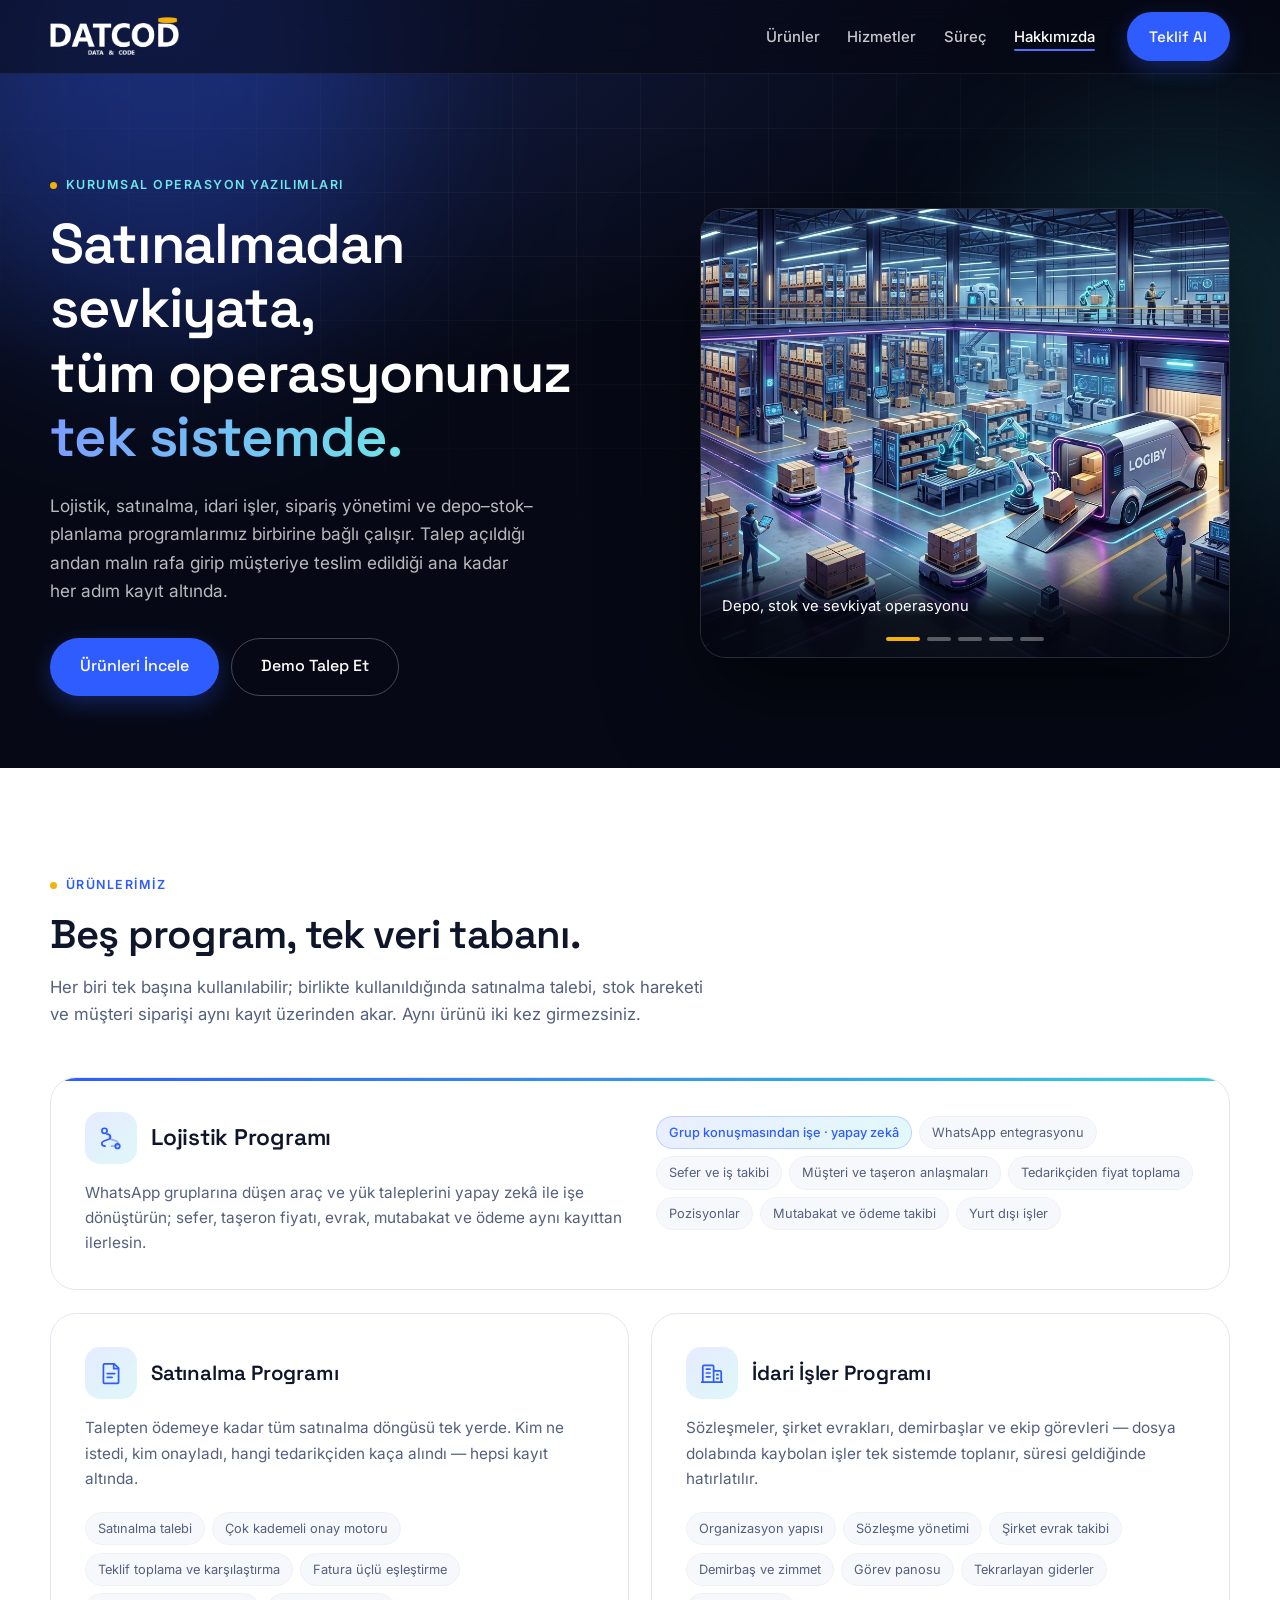
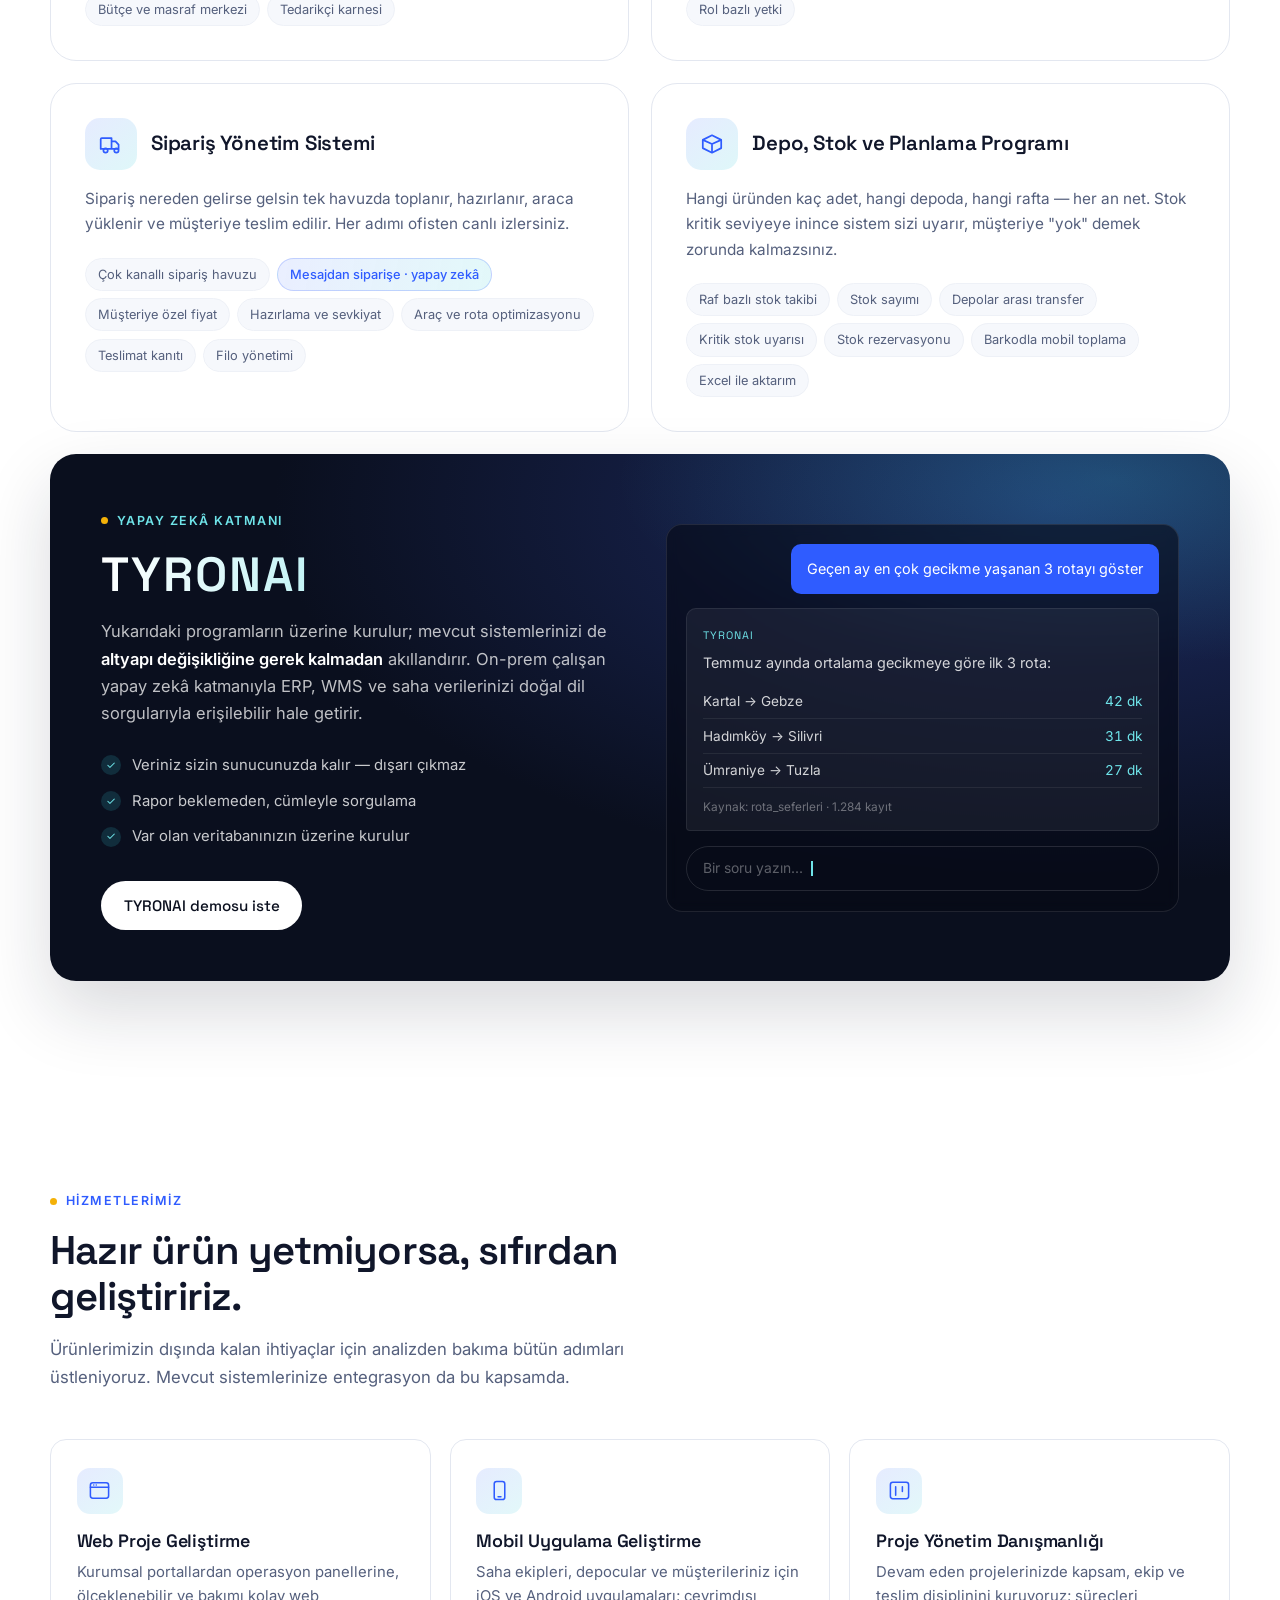
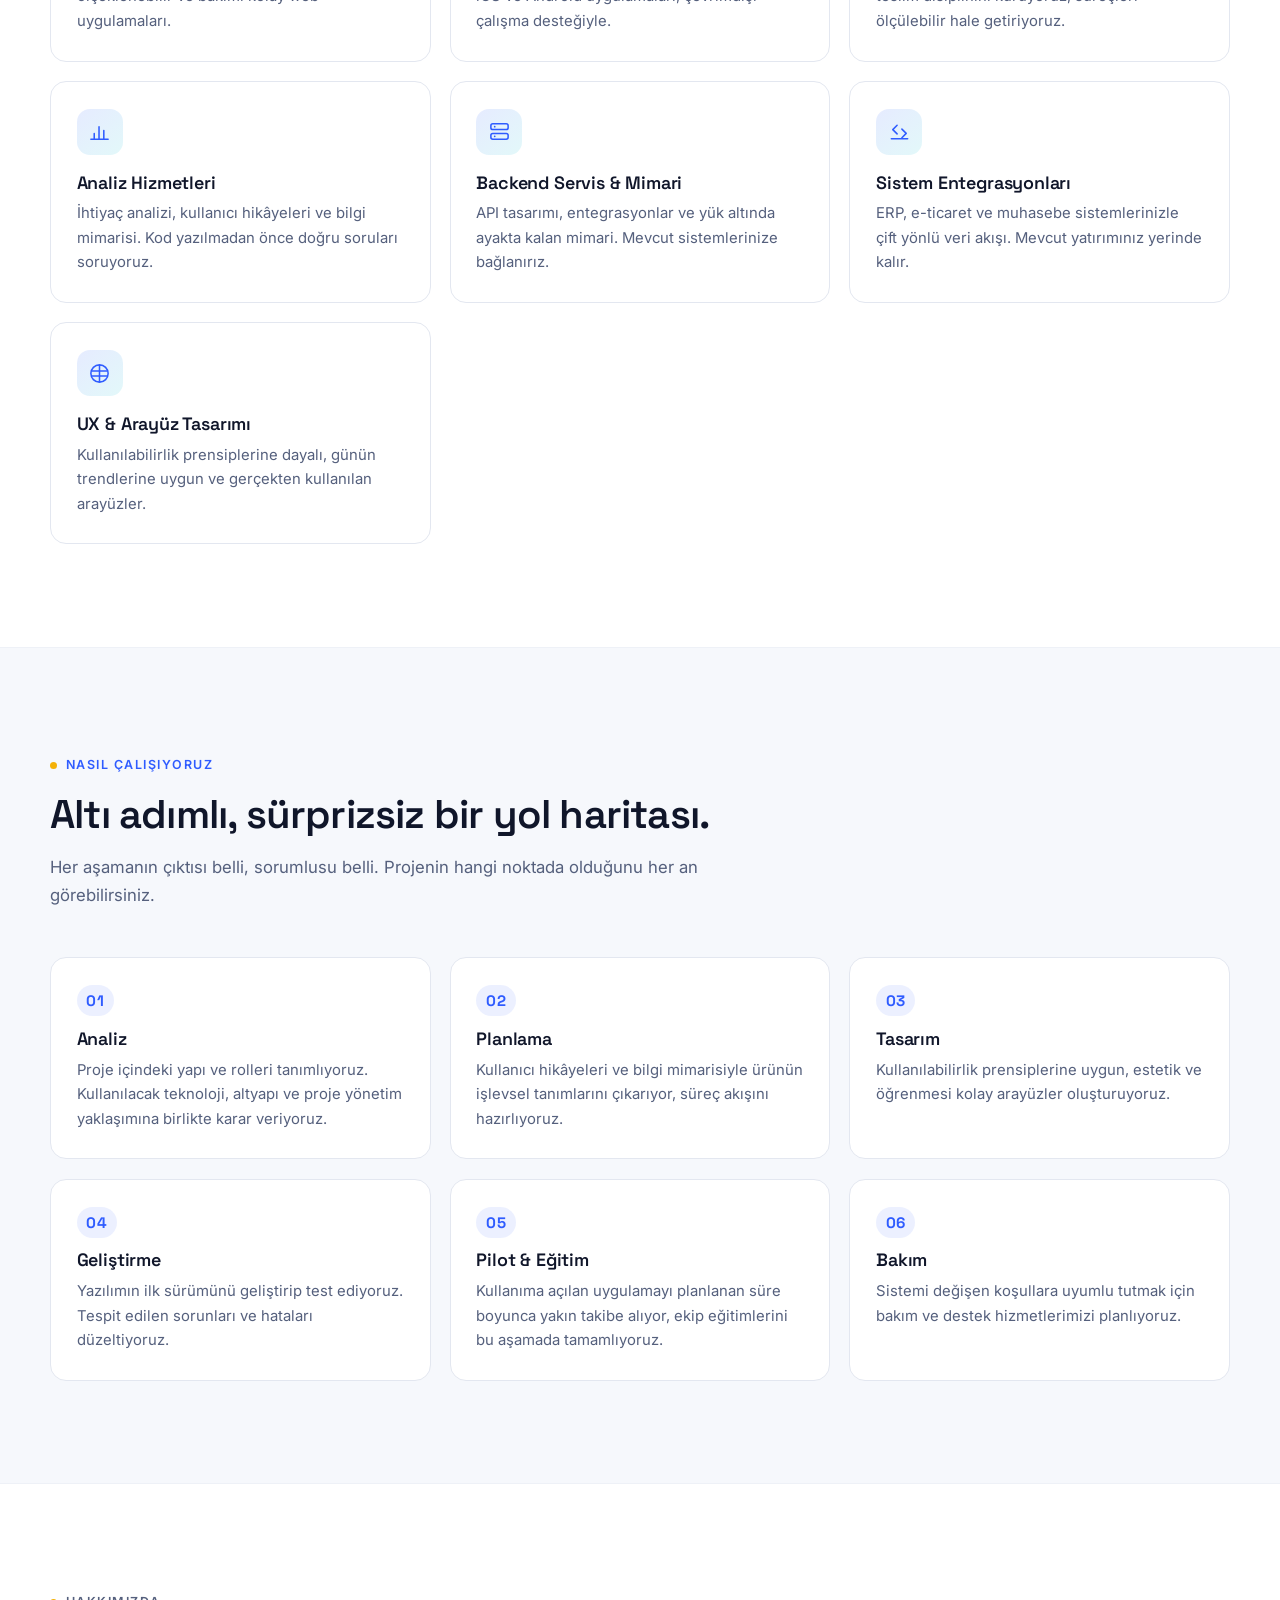
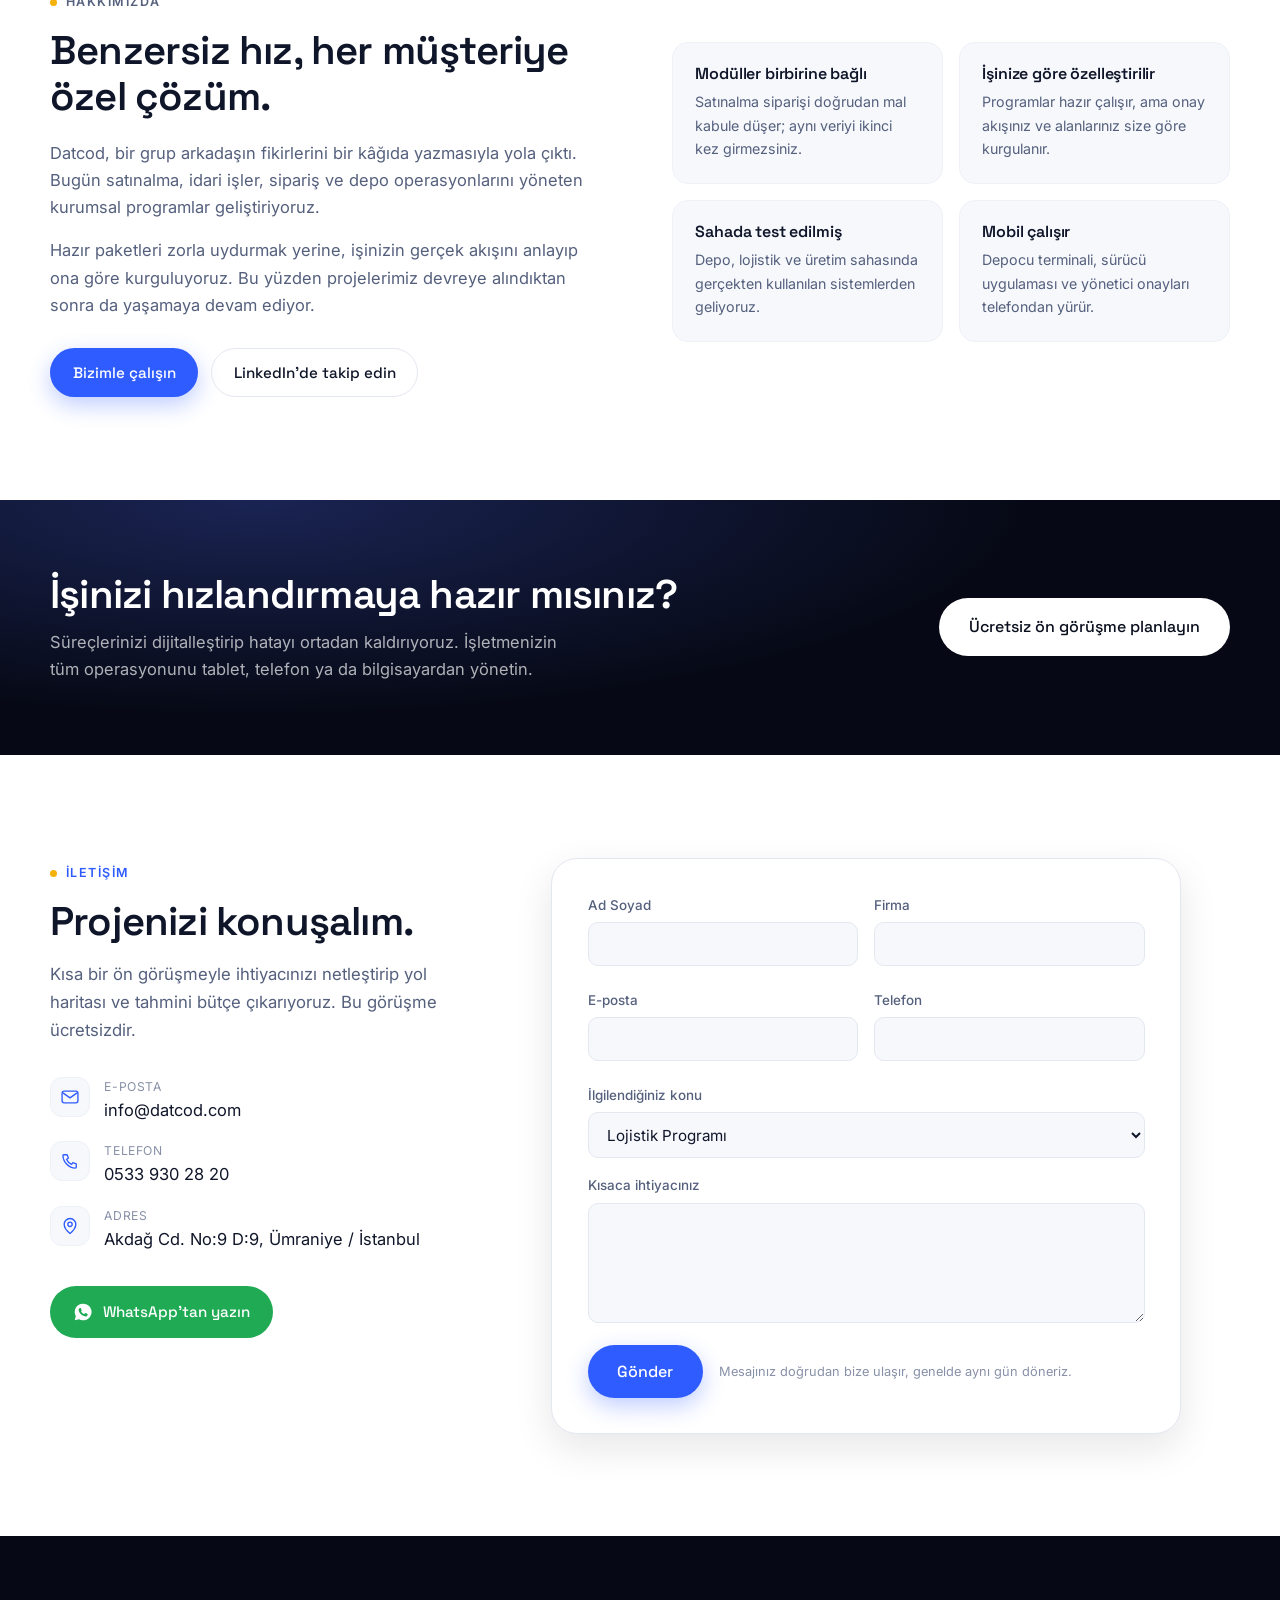
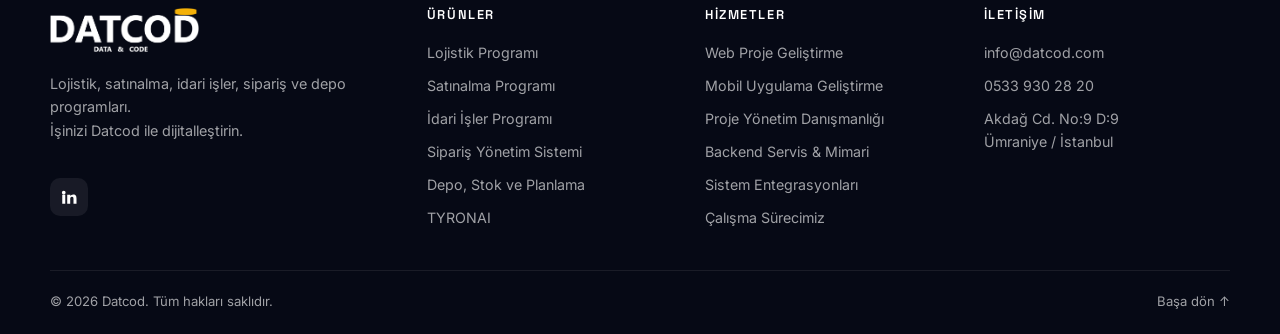
<file: index.html>
<!DOCTYPE html>
<html lang="tr">
<head>
  <meta charset="UTF-8" />
  <meta name="viewport" content="width=device-width, initial-scale=1.0" />
  <title>Datcod — Özel Yazılım, Mobil Uygulama ve Proje Yönetimi</title>
  <meta name="description" content="Datcod; satınalma, idari işler, sipariş yönetimi ve depo–stok–planlama programları ile özel yazılım ve mobil uygulama geliştirme hizmetleri sunar. TYRONAI ile sistemlerinizi doğal dille yönetin." />
  <meta name="theme-color" content="#070b16" />
  <link rel="icon" href="assets/img/favicon.png" type="image/png" />
  <link rel="apple-touch-icon" href="assets/img/favicon.png" />

  <meta property="og:type" content="website" />
  <meta property="og:site_name" content="Datcod" />
  <meta property="og:title" content="Datcod — İşinizi dijitalleştiren yazılım ortağınız" />
  <meta property="og:description" content="Lojistik, satınalma, idari işler, sipariş yönetimi ve depo–stok–planlama programları. TYRONAI ile verilerinizi konuşarak yönetin." />
  <meta property="og:locale" content="tr_TR" />
  <meta property="og:url" content="https://datcod.com/" />
  <meta name="twitter:card" content="summary_large_image" />

  <link rel="preconnect" href="https://fonts.googleapis.com" />
  <link rel="preconnect" href="https://fonts.gstatic.com" crossorigin />
  <link href="https://fonts.googleapis.com/css2?family=Space+Grotesk:wght@500;600;700&family=Inter:wght@400;500;600&display=swap" rel="stylesheet" />
  <link rel="stylesheet" href="assets/css/style.css" />
</head>
<body>

  <a class="skip-link" href="#anasayfa">İçeriğe geç</a>

  <!-- ============ HEADER ============ -->
  <header class="site-header" id="siteHeader">
    <div class="container header-inner">
      <a class="brand" href="#anasayfa" aria-label="Datcod ana sayfa">
        <img class="brand-logo brand-logo-light" src="assets/img/logo.png" alt="Datcod — Data &amp; Code" width="681" height="201" />
        <img class="brand-logo brand-logo-dark" src="assets/img/logo-dark.png" alt="" aria-hidden="true" width="681" height="201" />
      </a>

      <nav class="nav" id="mainNav" aria-label="Ana menü">
        <ul>
          <li><a href="#urunler">Ürünler</a></li>
          <li><a href="#cozumler">Hizmetler</a></li>
          <li><a href="#surec">Süreç</a></li>
          <li><a href="#hakkimizda">Hakkımızda</a></li>
        </ul>
        <a class="btn btn-primary nav-cta" href="#iletisim">Teklif Al</a>
      </nav>

      <button class="nav-toggle" id="navToggle" aria-expanded="false" aria-controls="mainNav" aria-label="Menüyü aç">
        <span></span><span></span><span></span>
      </button>
    </div>
  </header>

  <main>

    <!-- ============ HERO ============ -->
    <section class="hero" id="anasayfa">
      <div class="hero-grid" aria-hidden="true"></div>
      <div class="hero-glow hero-glow-1" aria-hidden="true"></div>
      <div class="hero-glow hero-glow-2" aria-hidden="true"></div>

      <div class="container hero-inner">
        <div class="hero-copy">
          <p class="eyebrow"><span class="dot" aria-hidden="true"></span> Kurumsal operasyon yazılımları</p>
          <h1>
            Satınalmadan sevkiyata,<br />
            tüm operasyonunuz<br />
            <span class="accent">tek sistemde.</span>
          </h1>
          <p class="lead">
            Lojistik, satınalma, idari işler, sipariş yönetimi ve depo–stok–planlama programlarımız
            birbirine bağlı çalışır. Talep açıldığı andan malın rafa girip müşteriye
            teslim edildiği ana kadar her adım kayıt altında.
          </p>
          <div class="hero-actions">
            <a class="btn btn-primary btn-lg" href="#urunler">Ürünleri İncele</a>
            <a class="btn btn-ghost btn-lg" href="#iletisim">Demo Talep Et</a>
          </div>
        </div>

        <div class="hero-visual">
          <div class="slider" id="heroSlider" aria-roledescription="karusel" aria-label="Datcod çözümleri">
            <div class="slider-track">
              <figure class="slide is-active" data-index="0">
                <img src="assets/img/slide-1-depo.jpg" alt="Otomasyonlu akıllı depo: raflar, taşıma robotları, konveyör ve sevkiyat aracı" width="1024" height="868" fetchpriority="high" />
                <figcaption>Depo, stok ve sevkiyat operasyonu</figcaption>
              </figure>
              <figure class="slide" data-index="1" aria-hidden="true">
                <img src="assets/img/slide-2-satinalma.jpg" alt="Satınalma programı: talepten onaya ve siparişe uzanan süreç" width="1024" height="868" loading="lazy" />
                <figcaption>Satınalma: talepten onaya, siparişten faturaya</figcaption>
              </figure>
              <figure class="slide" data-index="2" aria-hidden="true">
                <img src="assets/img/slide-3-entegrasyon.jpg" alt="Mevcut ERP, e-ticaret ve muhasebe sistemleriyle entegrasyon" width="1024" height="868" loading="lazy" />
                <figcaption>Mevcut sistemlerinizle çift yönlü entegrasyon</figcaption>
              </figure>
              <figure class="slide" data-index="3" aria-hidden="true">
                <img src="assets/img/slide-4-mail.jpg" alt="E-posta ile gelen siparişin otomatik olarak sisteme işlenmesi" width="1024" height="868" loading="lazy" />
                <figcaption>E-postadan gelen sipariş otomatik işlenir</figcaption>
              </figure>
              <figure class="slide" data-index="4" aria-hidden="true">
                <img src="assets/img/slide-5-whatsapp.jpg" alt="WhatsApp mesajıyla gelen siparişin otomatik olarak sisteme işlenmesi" width="1024" height="868" loading="lazy" />
                <figcaption>WhatsApp mesajı siparişe dönüşür</figcaption>
              </figure>
            </div>

            <button class="slider-arrow prev" type="button" aria-label="Önceki görsel">
              <svg viewBox="0 0 24 24" fill="none" aria-hidden="true"><path d="M14.5 5.5 8 12l6.5 6.5" stroke="currentColor" stroke-width="2" stroke-linecap="round" stroke-linejoin="round"/></svg>
            </button>
            <button class="slider-arrow next" type="button" aria-label="Sonraki görsel">
              <svg viewBox="0 0 24 24" fill="none" aria-hidden="true"><path d="M9.5 5.5 16 12l-6.5 6.5" stroke="currentColor" stroke-width="2" stroke-linecap="round" stroke-linejoin="round"/></svg>
            </button>

            <div class="slider-dots" role="tablist" aria-label="Görsel seçimi"></div>
          </div>
        </div>
      </div>
    </section>

    <!-- ============ ÜRÜNLER ============ -->
    <section class="section" id="urunler">
      <div class="container">
        <header class="section-head reveal">
          <p class="eyebrow"><span class="dot" aria-hidden="true"></span> Ürünlerimiz</p>
          <h2>Beş program, tek veri tabanı.</h2>
          <p class="section-lead">
            Her biri tek başına kullanılabilir; birlikte kullanıldığında satınalma talebi,
            stok hareketi ve müşteri siparişi aynı kayıt üzerinden akar. Aynı ürünü iki kez
            girmezsiniz.
          </p>
        </header>

        <div class="product-grid">
          <article class="product product-lead reveal">
            <div class="product-lead-main">
              <div class="product-head">
                <span class="product-icon" aria-hidden="true">
                  <svg viewBox="0 0 24 24" fill="none"><path d="M6.5 19.5c-2 0-3-1.2-3-2.7 0-3.2 8-2.3 8-5.6 0-1.6-1.2-2.7-3.2-2.7" stroke="currentColor" stroke-width="1.6" stroke-linecap="round" stroke-linejoin="round"/><path d="M12.5 19.5h2.8c2 0 3.2-1.1 3.2-2.7 0-3.3-8-2.4-8-5.6" stroke="currentColor" stroke-width="1.6" stroke-linecap="round" stroke-linejoin="round" opacity=".45"/><circle cx="6" cy="5.4" r="2.4" stroke="currentColor" stroke-width="1.6"/><circle cx="18" cy="19.5" r="2.1" stroke="currentColor" stroke-width="1.6"/></svg>
                </span>
                <h3>Lojistik Programı</h3>
              </div>
              <p>
                WhatsApp gruplarına düşen araç ve yük taleplerini yapay zekâ ile işe
                dönüştürün; sefer, taşeron fiyatı, evrak, mutabakat ve ödeme aynı
                kayıttan ilerlesin.
              </p>
            </div>
            <ul class="chips">
              <li class="chip-ai">Grup konuşmasından işe · yapay zekâ</li>
              <li>WhatsApp entegrasyonu</li>
              <li>Sefer ve iş takibi</li>
              <li>Müşteri ve taşeron anlaşmaları</li>
              <li>Tedarikçiden fiyat toplama</li>
              <li>Pozisyonlar</li>
              <li>Mutabakat ve ödeme takibi</li>
              <li>Yurt dışı işler</li>
            </ul>
          </article>

          <article class="product reveal">
            <div class="product-head">
              <span class="product-icon" aria-hidden="true">
                <svg viewBox="0 0 24 24" fill="none"><path d="M6 3.5h9l4 4v13a1 1 0 0 1-1 1H6a1 1 0 0 1-1-1v-16a1 1 0 0 1 1-1Z" stroke="currentColor" stroke-width="1.6" stroke-linejoin="round"/><path d="M14.5 3.7V8h4.3M8.5 12.5h7M8.5 16h4.5" stroke="currentColor" stroke-width="1.6" stroke-linecap="round"/></svg>
              </span>
              <h3>Satınalma Programı</h3>
            </div>
            <p>
              Talepten ödemeye kadar tüm satınalma döngüsü tek yerde. Kim ne istedi,
              kim onayladı, hangi tedarikçiden kaça alındı — hepsi kayıt altında.
            </p>
            <ul class="chips">
              <li>Satınalma talebi</li>
              <li>Çok kademeli onay motoru</li>
              <li>Teklif toplama ve karşılaştırma</li>
              <li>Fatura üçlü eşleştirme</li>
              <li>Bütçe ve masraf merkezi</li>
              <li>Tedarikçi karnesi</li>
            </ul>
          </article>

          <article class="product reveal">
            <div class="product-head">
              <span class="product-icon" aria-hidden="true">
                <svg viewBox="0 0 24 24" fill="none"><path d="M3.5 20.5V6a1 1 0 0 1 1-1h8a1 1 0 0 1 1 1v14.5M13.5 10h6a1 1 0 0 1 1 1v9.5M2.5 20.5h19" stroke="currentColor" stroke-width="1.6" stroke-linecap="round" stroke-linejoin="round"/><path d="M6.8 8.5h3.4M6.8 12h3.4M6.8 15.5h3.4M16.4 13.5h1.2M16.4 17h1.2" stroke="currentColor" stroke-width="1.6" stroke-linecap="round"/></svg>
              </span>
              <h3>İdari İşler Programı</h3>
            </div>
            <p>
              Sözleşmeler, şirket evrakları, demirbaşlar ve ekip görevleri — dosya
              dolabında kaybolan işler tek sistemde toplanır, süresi geldiğinde hatırlatılır.
            </p>
            <ul class="chips">
              <li>Organizasyon yapısı</li>
              <li>Sözleşme yönetimi</li>
              <li>Şirket evrak takibi</li>
              <li>Demirbaş ve zimmet</li>
              <li>Görev panosu</li>
              <li>Tekrarlayan giderler</li>
              <li>Rol bazlı yetki</li>
            </ul>
          </article>

          <article class="product reveal">
            <div class="product-head">
              <span class="product-icon" aria-hidden="true">
                <svg viewBox="0 0 24 24" fill="none"><path d="M2.5 16.5V7.5a1 1 0 0 1 1-1h9v10h-10Zm10-7h3.6l2.9 3.1v3.9h-6.5" stroke="currentColor" stroke-width="1.6" stroke-linejoin="round"/><circle cx="7" cy="18" r="2" stroke="currentColor" stroke-width="1.6"/><circle cx="17" cy="18" r="2" stroke="currentColor" stroke-width="1.6"/></svg>
              </span>
              <h3>Sipariş Yönetim Sistemi</h3>
            </div>
            <p>
              Sipariş nereden gelirse gelsin tek havuzda toplanır, hazırlanır, araca
              yüklenir ve müşteriye teslim edilir. Her adımı ofisten canlı izlersiniz.
            </p>
            <ul class="chips">
              <li>Çok kanallı sipariş havuzu</li>
              <li class="chip-ai">Mesajdan siparişe · yapay zekâ</li>
              <li>Müşteriye özel fiyat</li>
              <li>Hazırlama ve sevkiyat</li>
              <li>Araç ve rota optimizasyonu</li>
              <li>Teslimat kanıtı</li>
              <li>Filo yönetimi</li>
            </ul>
          </article>

          <article class="product reveal">
            <div class="product-head">
              <span class="product-icon" aria-hidden="true">
                <svg viewBox="0 0 24 24" fill="none"><path d="M3.5 8.2 12 4l8.5 4.2v7.6L12 20l-8.5-4.2V8.2Z" stroke="currentColor" stroke-width="1.6" stroke-linejoin="round"/><path d="M12 12 3.5 8.2M12 12l8.5-3.8M12 12v8" stroke="currentColor" stroke-width="1.6" stroke-linejoin="round"/></svg>
              </span>
              <h3>Depo, Stok ve Planlama Programı</h3>
            </div>
            <p>
              Hangi üründen kaç adet, hangi depoda, hangi rafta — her an net. Stok kritik
              seviyeye inince sistem sizi uyarır, müşteriye "yok" demek zorunda kalmazsınız.
            </p>
            <ul class="chips">
              <li>Raf bazlı stok takibi</li>
              <li>Stok sayımı</li>
              <li>Depolar arası transfer</li>
              <li>Kritik stok uyarısı</li>
              <li>Stok rezervasyonu</li>
              <li>Barkodla mobil toplama</li>
              <li>Excel ile aktarım</li>
            </ul>
          </article>
        </div>

        <!-- TYRONAI: ürün ailesinin yapay zekâ katmanı -->
        <div class="tyronai-block" id="tyronai">
          <div class="tyronai-card reveal">
            <div class="tyronai-copy">
            <p class="eyebrow light"><span class="dot" aria-hidden="true"></span> Yapay zekâ katmanı</p>
            <h2 class="tyronai-title">TYRONAI</h2>
            <p class="lead">
              Yukarıdaki programların üzerine kurulur; mevcut sistemlerinizi de
              <strong>altyapı değişikliğine gerek kalmadan</strong> akıllandırır. On-prem
              çalışan yapay zekâ katmanıyla ERP, WMS ve saha verilerinizi doğal dil
              sorgularıyla erişilebilir hale getirir.
            </p>
            <ul class="check-list">
              <li>Veriniz sizin sunucunuzda kalır — dışarı çıkmaz</li>
              <li>Rapor beklemeden, cümleyle sorgulama</li>
              <li>Var olan veritabanınızın üzerine kurulur</li>
            </ul>
            <a class="btn btn-light" href="#iletisim">TYRONAI demosu iste</a>
          </div>

          <div class="tyronai-demo" role="img" aria-label="TYRONAI doğal dil sorgu örneği">
            <div class="chat-line user">
              Geçen ay en çok gecikme yaşanan 3 rotayı göster
            </div>
            <div class="chat-line bot">
              <span class="bot-tag">TYRONAI</span>
              <p>Temmuz ayında ortalama gecikmeye göre ilk 3 rota:</p>
              <table>
                <tr><td>Kartal → Gebze</td><td>42 dk</td></tr>
                <tr><td>Hadımköy → Silivri</td><td>31 dk</td></tr>
                <tr><td>Ümraniye → Tuzla</td><td>27 dk</td></tr>
              </table>
              <p class="muted">Kaynak: rota_seferleri · 1.284 kayıt</p>
            </div>
            <div class="chat-input" aria-hidden="true">
              <span>Bir soru yazın…</span>
              <i></i>
            </div>
            </div>
          </div>
        </div>
      </div>
    </section>

    <!-- ============ ÇÖZÜMLER ============ -->
    <section class="section" id="cozumler">
      <div class="container">
        <header class="section-head reveal">
          <p class="eyebrow"><span class="dot" aria-hidden="true"></span> Hizmetlerimiz</p>
          <h2>Hazır ürün yetmiyorsa, sıfırdan geliştiririz.</h2>
          <p class="section-lead">
            Ürünlerimizin dışında kalan ihtiyaçlar için analizden bakıma bütün adımları
            üstleniyoruz. Mevcut sistemlerinize entegrasyon da bu kapsamda.
          </p>
        </header>

        <div class="card-grid">
          <article class="card reveal">
            <span class="card-icon" aria-hidden="true">
              <svg viewBox="0 0 24 24" fill="none"><rect x="2.5" y="4" width="19" height="16" rx="2.5" stroke="currentColor" stroke-width="1.6"/><path d="M2.5 8.5h19M6 6.2h.01M8.6 6.2h.01" stroke="currentColor" stroke-width="1.6" stroke-linecap="round"/></svg>
            </span>
            <h3>Web Proje Geliştirme</h3>
            <p>Kurumsal portallardan operasyon panellerine, ölçeklenebilir ve bakımı kolay web uygulamaları.</p>
          </article>

          <article class="card reveal">
            <span class="card-icon" aria-hidden="true">
              <svg viewBox="0 0 24 24" fill="none"><rect x="6.5" y="2.5" width="11" height="19" rx="2.5" stroke="currentColor" stroke-width="1.6"/><path d="M10.5 18.5h3" stroke="currentColor" stroke-width="1.6" stroke-linecap="round"/></svg>
            </span>
            <h3>Mobil Uygulama Geliştirme</h3>
            <p>Saha ekipleri, depocular ve müşterileriniz için iOS ve Android uygulamaları; çevrimdışı çalışma desteğiyle.</p>
          </article>

          <article class="card reveal">
            <span class="card-icon" aria-hidden="true">
              <svg viewBox="0 0 24 24" fill="none"><rect x="2.5" y="3.5" width="19" height="17" rx="2.5" stroke="currentColor" stroke-width="1.6"/><path d="M8 8v9M15 8v5" stroke="currentColor" stroke-width="1.6" stroke-linecap="round"/></svg>
            </span>
            <h3>Proje Yönetim Danışmanlığı</h3>
            <p>Devam eden projelerinizde kapsam, ekip ve teslim disiplinini kuruyoruz; süreçleri ölçülebilir hale getiriyoruz.</p>
          </article>

          <article class="card reveal">
            <span class="card-icon" aria-hidden="true">
              <svg viewBox="0 0 24 24" fill="none"><path d="M3 20h18M6.5 20v-6M11.5 20V7M16.5 20v-9" stroke="currentColor" stroke-width="1.6" stroke-linecap="round"/></svg>
            </span>
            <h3>Analiz Hizmetleri</h3>
            <p>İhtiyaç analizi, kullanıcı hikâyeleri ve bilgi mimarisi. Kod yazılmadan önce doğru soruları soruyoruz.</p>
          </article>

          <article class="card reveal">
            <span class="card-icon" aria-hidden="true">
              <svg viewBox="0 0 24 24" fill="none"><rect x="3" y="4" width="18" height="6" rx="2" stroke="currentColor" stroke-width="1.6"/><rect x="3" y="14" width="18" height="6" rx="2" stroke="currentColor" stroke-width="1.6"/><path d="M7 7h.01M7 17h.01" stroke="currentColor" stroke-width="1.8" stroke-linecap="round"/></svg>
            </span>
            <h3>Backend Servis &amp; Mimari</h3>
            <p>API tasarımı, entegrasyonlar ve yük altında ayakta kalan mimari. Mevcut sistemlerinize bağlanırız.</p>
          </article>

          <article class="card reveal">
            <span class="card-icon" aria-hidden="true">
              <svg viewBox="0 0 24 24" fill="none"><path d="M9.5 14.5 5 10l4.5-4.5M14.5 9.5 19 14l-4.5 4.5" stroke="currentColor" stroke-width="1.6" stroke-linecap="round" stroke-linejoin="round"/><path d="M3.5 19.5h17" stroke="currentColor" stroke-width="1.6" stroke-linecap="round"/></svg>
            </span>
            <h3>Sistem Entegrasyonları</h3>
            <p>ERP, e-ticaret ve muhasebe sistemlerinizle çift yönlü veri akışı. Mevcut yatırımınız yerinde kalır.</p>
          </article>

          <article class="card reveal">
            <span class="card-icon" aria-hidden="true">
              <svg viewBox="0 0 24 24" fill="none"><circle cx="12" cy="12" r="9" stroke="currentColor" stroke-width="1.6"/><path d="M12 3v18M3.5 9.5h17M3.5 14.5h17" stroke="currentColor" stroke-width="1.6"/></svg>
            </span>
            <h3>UX &amp; Arayüz Tasarımı</h3>
            <p>Kullanılabilirlik prensiplerine dayalı, günün trendlerine uygun ve gerçekten kullanılan arayüzler.</p>
          </article>
        </div>
      </div>
    </section>

    <!-- ============ SÜREÇ ============ -->
    <section class="section section-alt" id="surec">
      <div class="container">
        <header class="section-head reveal">
          <p class="eyebrow"><span class="dot" aria-hidden="true"></span> Nasıl çalışıyoruz</p>
          <h2>Altı adımlı, sürprizsiz bir yol haritası.</h2>
          <p class="section-lead">
            Her aşamanın çıktısı belli, sorumlusu belli. Projenin hangi noktada olduğunu
            her an görebilirsiniz.
          </p>
        </header>

        <ol class="steps">
          <li class="step reveal">
            <span class="step-no">01</span>
            <h3>Analiz</h3>
            <p>Proje içindeki yapı ve rolleri tanımlıyoruz. Kullanılacak teknoloji, altyapı ve proje yönetim yaklaşımına birlikte karar veriyoruz.</p>
          </li>
          <li class="step reveal">
            <span class="step-no">02</span>
            <h3>Planlama</h3>
            <p>Kullanıcı hikâyeleri ve bilgi mimarisiyle ürünün işlevsel tanımlarını çıkarıyor, süreç akışını hazırlıyoruz.</p>
          </li>
          <li class="step reveal">
            <span class="step-no">03</span>
            <h3>Tasarım</h3>
            <p>Kullanılabilirlik prensiplerine uygun, estetik ve öğrenmesi kolay arayüzler oluşturuyoruz.</p>
          </li>
          <li class="step reveal">
            <span class="step-no">04</span>
            <h3>Geliştirme</h3>
            <p>Yazılımın ilk sürümünü geliştirip test ediyoruz. Tespit edilen sorunları ve hataları düzeltiyoruz.</p>
          </li>
          <li class="step reveal">
            <span class="step-no">05</span>
            <h3>Pilot &amp; Eğitim</h3>
            <p>Kullanıma açılan uygulamayı planlanan süre boyunca yakın takibe alıyor, ekip eğitimlerini bu aşamada tamamlıyoruz.</p>
          </li>
          <li class="step reveal">
            <span class="step-no">06</span>
            <h3>Bakım</h3>
            <p>Sistemi değişen koşullara uyumlu tutmak için bakım ve destek hizmetlerimizi planlıyoruz.</p>
          </li>
        </ol>
      </div>
    </section>

    <!-- ============ HAKKIMIZDA ============ -->
    <section class="section" id="hakkimizda">
      <div class="container about-grid">
        <div class="about-copy reveal">
          <p class="eyebrow"><span class="dot" aria-hidden="true"></span> Hakkımızda</p>
          <h2>Benzersiz hız, her müşteriye özel çözüm.</h2>
          <p>
            Datcod, bir grup arkadaşın fikirlerini bir kâğıda yazmasıyla yola çıktı. Bugün
            satınalma, idari işler, sipariş ve depo operasyonlarını yöneten kurumsal
            programlar geliştiriyoruz.
          </p>
          <p>
            Hazır paketleri zorla uydurmak yerine, işinizin gerçek akışını anlayıp ona göre
            kurguluyoruz. Bu yüzden projelerimiz devreye alındıktan sonra da yaşamaya
            devam ediyor.
          </p>
          <div class="about-actions">
            <a class="btn btn-primary" href="#iletisim">Bizimle çalışın</a>
            <a class="btn btn-ghost" href="https://www.linkedin.com/company/datcod/" target="_blank" rel="noopener">LinkedIn'de takip edin</a>
          </div>
        </div>

        <ul class="value-list reveal">
          <li>
            <h3>Modüller birbirine bağlı</h3>
            <p>Satınalma siparişi doğrudan mal kabule düşer; aynı veriyi ikinci kez girmezsiniz.</p>
          </li>
          <li>
            <h3>İşinize göre özelleştirilir</h3>
            <p>Programlar hazır çalışır, ama onay akışınız ve alanlarınız size göre kurgulanır.</p>
          </li>
          <li>
            <h3>Sahada test edilmiş</h3>
            <p>Depo, lojistik ve üretim sahasında gerçekten kullanılan sistemlerden geliyoruz.</p>
          </li>
          <li>
            <h3>Mobil çalışır</h3>
            <p>Depocu terminali, sürücü uygulaması ve yönetici onayları telefondan yürür.</p>
          </li>
        </ul>
      </div>
    </section>

    <!-- ============ CTA ============ -->
    <section class="cta-band">
      <div class="container cta-inner reveal">
        <div>
          <h2>İşinizi hızlandırmaya hazır mısınız?</h2>
          <p>
            Süreçlerinizi dijitalleştirip hatayı ortadan kaldırıyoruz. İşletmenizin tüm
            operasyonunu tablet, telefon ya da bilgisayardan yönetin.
          </p>
        </div>
        <a class="btn btn-light btn-lg" href="#iletisim">Ücretsiz ön görüşme planlayın</a>
      </div>
    </section>

    <!-- ============ İLETİŞİM ============ -->
    <section class="section" id="iletisim">
      <div class="container contact-grid">
        <div class="contact-info reveal">
          <p class="eyebrow"><span class="dot" aria-hidden="true"></span> İletişim</p>
          <h2>Projenizi konuşalım.</h2>
          <p class="section-lead">
            Kısa bir ön görüşmeyle ihtiyacınızı netleştirip yol haritası ve tahmini
            bütçe çıkarıyoruz. Bu görüşme ücretsizdir.
          </p>

          <ul class="contact-list">
            <li>
              <span class="ci" aria-hidden="true">
                <svg viewBox="0 0 24 24" fill="none"><rect x="2.5" y="5" width="19" height="14" rx="2.5" stroke="currentColor" stroke-width="1.6"/><path d="m3.5 7 8.5 6 8.5-6" stroke="currentColor" stroke-width="1.6" stroke-linejoin="round"/></svg>
              </span>
              <div>
                <span class="ci-label">E-posta</span>
                <a href="mailto:info@datcod.com">info@datcod.com</a>
              </div>
            </li>
            <li>
              <span class="ci" aria-hidden="true">
                <svg viewBox="0 0 24 24" fill="none"><path d="M4.5 4.5h4l1.6 4-2.2 1.6a12 12 0 0 0 6 6l1.6-2.2 4 1.6v4a1 1 0 0 1-1.1 1C10.6 20.1 3.9 13.4 3.5 5.6a1 1 0 0 1 1-1.1Z" stroke="currentColor" stroke-width="1.6" stroke-linejoin="round"/></svg>
              </span>
              <div>
                <span class="ci-label">Telefon</span>
                <a href="tel:+905339302820">0533 930 28 20</a>
              </div>
            </li>
            <li>
              <span class="ci" aria-hidden="true">
                <svg viewBox="0 0 24 24" fill="none"><path d="M12 21s7-5.6 7-11a7 7 0 1 0-14 0c0 5.4 7 11 7 11Z" stroke="currentColor" stroke-width="1.6" stroke-linejoin="round"/><circle cx="12" cy="10" r="2.6" stroke="currentColor" stroke-width="1.6"/></svg>
              </span>
              <div>
                <span class="ci-label">Adres</span>
                <span>Akdağ Cd. No:9 D:9, Ümraniye / İstanbul</span>
              </div>
            </li>
          </ul>

          <a class="btn btn-whatsapp" href="https://wa.me/905339302820" target="_blank" rel="noopener">
            <svg viewBox="0 0 24 24" fill="currentColor" aria-hidden="true"><path d="M12 2a10 10 0 0 0-8.6 15L2 22l5.2-1.4A10 10 0 1 0 12 2Zm5.2 14.1c-.2.6-1.2 1.2-1.7 1.2-.5.1-1 .1-1.6-.1-.4-.1-.9-.3-1.5-.6-2.7-1.2-4.4-3.9-4.5-4.1-.1-.2-1.1-1.4-1.1-2.7 0-1.3.7-1.9 1-2.2.2-.3.5-.3.7-.3h.5c.2 0 .4 0 .6.5l.8 2c.1.2 0 .4-.1.5l-.3.4c-.1.1-.3.3-.1.6.1.3.6 1.1 1.4 1.8 1 .9 1.7 1.1 2 1.2.2.1.4.1.5-.1l.7-.8c.2-.2.3-.2.6-.1l1.9.9c.3.1.4.2.5.3.1.2.1.7-.1 1.3Z"/></svg>
            WhatsApp'tan yazın
          </a>
        </div>

        <form class="contact-form reveal" id="contactForm" novalidate>
          <div class="field">
            <label for="cf-name">Ad Soyad</label>
            <input type="text" id="cf-name" name="name" autocomplete="name" required />
            <p class="err" data-for="cf-name"></p>
          </div>
          <div class="field">
            <label for="cf-company">Firma</label>
            <input type="text" id="cf-company" name="company" autocomplete="organization" />
          </div>
          <div class="field">
            <label for="cf-email">E-posta</label>
            <input type="email" id="cf-email" name="email" autocomplete="email" required />
            <p class="err" data-for="cf-email"></p>
          </div>
          <div class="field">
            <label for="cf-phone">Telefon</label>
            <input type="tel" id="cf-phone" name="phone" autocomplete="tel" />
          </div>
          <div class="field field-full">
            <label for="cf-topic">İlgilendiğiniz konu</label>
            <select id="cf-topic" name="topic">
              <option>Lojistik Programı</option>
              <option>Satınalma Programı</option>
              <option>İdari İşler Programı</option>
              <option>Sipariş Yönetim Sistemi</option>
              <option>Depo, Stok ve Planlama Programı</option>
              <option>TYRONAI</option>
              <option>Özel yazılım geliştirme</option>
              <option>Mobil uygulama</option>
              <option>Sistem entegrasyonu</option>
              <option>Diğer</option>
            </select>
          </div>
          <div class="field field-full">
            <label for="cf-message">Kısaca ihtiyacınız</label>
            <textarea id="cf-message" name="message" rows="5" required></textarea>
            <p class="err" data-for="cf-message"></p>
          </div>
          <!-- Bal küpü: ekranda görünmez, yalnız botlar doldurur -->
          <div class="hp" aria-hidden="true">
            <label for="cf-website">Bu alanı boş bırakın</label>
            <input type="text" id="cf-website" name="website" tabindex="-1" autocomplete="off" />
          </div>

          <div class="cf-turnstile"
               data-sitekey="TURNSTILE_SITE_KEY"
               data-language="tr"
               data-theme="light"></div>

          <div class="field field-full form-foot">
            <button type="submit" class="btn btn-primary btn-lg">Gönder</button>
            <p class="form-note">Mesajınız doğrudan bize ulaşır, genelde aynı gün döneriz.</p>
          </div>
          <p class="form-status" id="formStatus" role="status" aria-live="polite"></p>
        </form>
      </div>
    </section>

  </main>

  <!-- ============ FOOTER ============ -->
  <footer class="site-footer">
    <div class="container footer-inner">
      <div class="footer-brand">
        <img class="footer-logo" src="assets/img/logo.png" alt="Datcod — Data &amp; Code" width="681" height="201" />
        <p>
          Lojistik, satınalma, idari işler, sipariş ve depo programları.<br />
          İşinizi Datcod ile dijitalleştirin.
        </p>
        <a class="footer-linkedin" href="https://www.linkedin.com/company/datcod/" target="_blank" rel="noopener" aria-label="Datcod LinkedIn sayfası">
          <svg viewBox="0 0 24 24" fill="currentColor" aria-hidden="true"><path d="M4.98 3.5a2.5 2.5 0 1 1 0 5 2.5 2.5 0 0 1 0-5ZM3 9h4v12H3V9Zm7 0h3.8v1.7h.05c.53-1 1.83-2.05 3.77-2.05C21.4 8.65 22 11 22 14.1V21h-4v-6.1c0-1.46-.03-3.34-2.03-3.34-2.04 0-2.35 1.59-2.35 3.23V21h-4V9Z"/></svg>
        </a>
      </div>

      <nav class="footer-col" aria-label="Ürünler">
        <h3>Ürünler</h3>
        <ul>
          <li><a href="#urunler">Lojistik Programı</a></li>
          <li><a href="#urunler">Satınalma Programı</a></li>
          <li><a href="#urunler">İdari İşler Programı</a></li>
          <li><a href="#urunler">Sipariş Yönetim Sistemi</a></li>
          <li><a href="#urunler">Depo, Stok ve Planlama</a></li>
          <li><a href="#tyronai">TYRONAI</a></li>
        </ul>
      </nav>

      <nav class="footer-col" aria-label="Hizmetler">
        <h3>Hizmetler</h3>
        <ul>
          <li><a href="#cozumler">Web Proje Geliştirme</a></li>
          <li><a href="#cozumler">Mobil Uygulama Geliştirme</a></li>
          <li><a href="#cozumler">Proje Yönetim Danışmanlığı</a></li>
          <li><a href="#cozumler">Backend Servis &amp; Mimari</a></li>
          <li><a href="#cozumler">Sistem Entegrasyonları</a></li>
          <li><a href="#surec">Çalışma Sürecimiz</a></li>
        </ul>
      </nav>

      <div class="footer-col">
        <h3>İletişim</h3>
        <ul>
          <li><a href="mailto:info@datcod.com">info@datcod.com</a></li>
          <li><a href="tel:+905339302820">0533 930 28 20</a></li>
          <li>Akdağ Cd. No:9 D:9<br />Ümraniye / İstanbul</li>
        </ul>
      </div>
    </div>

    <div class="container footer-bottom">
      <p>© <span id="year">2026</span> Datcod. Tüm hakları saklıdır.</p>
      <p><a href="#anasayfa">Başa dön ↑</a></p>
    </div>
  </footer>

  <script type="application/ld+json">
  {
    "@context": "https://schema.org",
    "@type": "Organization",
    "name": "Datcod",
    "url": "https://datcod.com/",
    "email": "info@datcod.com",
    "telephone": "+90 533 930 28 20",
    "description": "Özel yazılım, mobil uygulama geliştirme ve proje yönetim danışmanlığı.",
    "address": {
      "@type": "PostalAddress",
      "streetAddress": "Akdağ Cd. No:9 D:9",
      "addressLocality": "Ümraniye",
      "addressRegion": "İstanbul",
      "addressCountry": "TR"
    },
    "sameAs": ["https://www.linkedin.com/company/datcod/"]
  }
  </script>

  <script src="https://challenges.cloudflare.com/turnstile/v0/api.js" async defer></script>
  <script src="assets/js/main.js"></script>
</body>
</html>
</file>
<file: assets/css/style.css>
/* ==========================================================================
   Datcod — stil dosyası
   ========================================================================== */

:root {
  /* karanlık omurga */
  --ink-950: #060915;
  --ink-900: #0a0f1e;
  --ink-800: #111832;
  --ink-700: #1b2444;
  --ink-600: #2a3560;

  /* vurgu */
  --blue-600: #2f5cff;
  --blue-500: #4a75ff;
  --blue-400: #7a9bff;
  --cyan-400: #35d0d8;
  --cyan-300: #6fe4e9;

  /* logodan gelen marka altını */
  --gold: #f4b108;
  --gold-soft: #ffc93d;

  /* nötr */
  --text:      #10162a;
  --text-soft: #55607d;
  --text-mut:  #8891a8;
  --line:      #e3e7f0;
  --line-soft: #eef1f7;
  --bg:        #ffffff;
  --bg-alt:    #f6f8fc;

  --radius-sm: 10px;
  --radius:    16px;
  --radius-lg: 26px;

  --shadow-sm: 0 2px 10px rgba(16, 22, 42, .06);
  --shadow:    0 14px 38px rgba(16, 22, 42, .10);
  --shadow-lg: 0 30px 70px rgba(16, 22, 42, .16);

  --font-head: "Space Grotesk", "Segoe UI", system-ui, sans-serif;
  --font-body: "Inter", -apple-system, BlinkMacSystemFont, "Segoe UI", Roboto, Arial, sans-serif;

  --container: 1180px;
  --header-h: 74px;
}

/* ---------- reset ---------- */
*, *::before, *::after { box-sizing: border-box; }
html { scroll-behavior: smooth; scroll-padding-top: calc(var(--header-h) + 16px); }
body {
  margin: 0;
  font-family: var(--font-body);
  font-size: 16.5px;
  line-height: 1.65;
  color: var(--text);
  background: var(--bg);
  -webkit-font-smoothing: antialiased;
}
img, svg { max-width: 100%; }
a { color: inherit; text-decoration: none; }
ul, ol { margin: 0; padding: 0; list-style: none; }
h1, h2, h3 { font-family: var(--font-head); font-weight: 600; line-height: 1.15; margin: 0; letter-spacing: -.02em; }
h1 { font-size: clamp(2.15rem, 5vw, 3.5rem); }
h2 { font-size: clamp(1.7rem, 3.4vw, 2.5rem); }
h3 { font-size: 1.12rem; letter-spacing: -.01em; }
p  { margin: 0 0 1rem; }
p:last-child { margin-bottom: 0; }

.container { width: min(100% - 2.5rem, var(--container)); margin-inline: auto; }

.skip-link {
  position: absolute; left: -9999px; top: 0; z-index: 999;
  background: var(--ink-900); color: #fff; padding: .7rem 1.1rem; border-radius: 0 0 var(--radius-sm) 0;
}
.skip-link:focus { left: 0; }

:focus-visible { outline: 2px solid var(--blue-500); outline-offset: 3px; border-radius: 4px; }

/* ---------- ortak parçalar ---------- */
.eyebrow {
  display: inline-flex; align-items: center; gap: .55rem;
  font-size: .78rem; font-weight: 600; letter-spacing: .12em; text-transform: uppercase;
  color: var(--blue-600); margin: 0 0 1rem;
}
.eyebrow .dot { width: 7px; height: 7px; border-radius: 50%; background: var(--gold); }
.eyebrow.light { color: var(--cyan-300); }

.accent {
  background: linear-gradient(100deg, var(--blue-400), var(--cyan-300));
  -webkit-background-clip: text; background-clip: text; color: transparent;
}

.btn {
  display: inline-flex; align-items: center; justify-content: center; gap: .5rem;
  font-family: var(--font-head); font-weight: 500; font-size: .95rem;
  padding: .7rem 1.35rem; border-radius: 999px; border: 1px solid transparent;
  cursor: pointer; transition: transform .18s ease, box-shadow .18s ease, background .18s ease, color .18s ease;
  white-space: nowrap;
}
.btn-lg { padding: .92rem 1.8rem; font-size: 1rem; }
.btn-primary { background: var(--blue-600); color: #fff; box-shadow: 0 8px 22px rgba(47, 92, 255, .3); }
.btn-primary:hover { background: var(--blue-500); transform: translateY(-2px); box-shadow: 0 14px 30px rgba(47, 92, 255, .38); }
.btn-ghost { border-color: var(--line); color: var(--text); background: transparent; }
.btn-ghost:hover { border-color: var(--ink-600); transform: translateY(-2px); }
.btn-light { background: #fff; color: var(--ink-900); }
.btn-light:hover { transform: translateY(-2px); box-shadow: var(--shadow); }
.btn-whatsapp {
  display: inline-flex; align-items: center; gap: .6rem;
  background: #1faa53; color: #fff; padding: .8rem 1.4rem; border-radius: 999px;
  font-family: var(--font-head); font-weight: 500; transition: transform .18s ease, background .18s ease;
}
.btn-whatsapp svg { width: 20px; height: 20px; }
.btn-whatsapp:hover { background: #189246; transform: translateY(-2px); }

.section { padding: clamp(4rem, 8vw, 6.5rem) 0; }
.section-alt { background: var(--bg-alt); border-block: 1px solid var(--line-soft); }
.section-head { max-width: 660px; margin-bottom: 3rem; }
.section-lead { color: var(--text-soft); font-size: 1.05rem; margin-top: 1rem; }

/* ---------- header ---------- */
.site-header {
  position: fixed; inset: 0 0 auto 0; z-index: 100; height: var(--header-h);
  display: flex; align-items: center;
  background: rgba(6, 9, 21, .55);
  backdrop-filter: blur(14px); -webkit-backdrop-filter: blur(14px);
  border-bottom: 1px solid rgba(255, 255, 255, .07);
  transition: background .25s ease, border-color .25s ease, box-shadow .25s ease;
}
.site-header.solid {
  background: rgba(255, 255, 255, .9);
  border-bottom-color: var(--line);
  box-shadow: var(--shadow-sm);
}
.header-inner { display: flex; align-items: center; justify-content: space-between; gap: 1.5rem; }

.brand { display: inline-flex; align-items: center; }
.brand-logo { display: block; height: 38px; width: auto; }
.brand-logo-dark { display: none; }
.site-header.solid .brand-logo-light { display: none; }
.site-header.solid .brand-logo-dark { display: block; }

.nav { display: flex; align-items: center; gap: 2rem; }
.nav ul { display: flex; align-items: center; gap: 1.7rem; }
.nav ul a {
  font-size: .93rem; font-weight: 500; color: rgba(255, 255, 255, .78);
  position: relative; padding-block: .3rem; transition: color .2s ease;
}
.site-header.solid .nav ul a { color: var(--text-soft); }
.nav ul a::after {
  content: ""; position: absolute; left: 0; right: 100%; bottom: 0; height: 2px;
  background: var(--blue-500); border-radius: 2px; transition: right .25s ease;
}
.nav ul a:hover, .nav ul a.active { color: #fff; }
.site-header.solid .nav ul a:hover, .site-header.solid .nav ul a.active { color: var(--ink-900); }
.nav ul a:hover::after, .nav ul a.active::after { right: 0; }

.nav-toggle {
  display: none; width: 42px; height: 42px; border: 0; border-radius: var(--radius-sm);
  background: rgba(255, 255, 255, .1); cursor: pointer; padding: 0;
  flex-direction: column; align-items: center; justify-content: center; gap: 5px;
}
.site-header.solid .nav-toggle { background: var(--bg-alt); }
.nav-toggle span { display: block; width: 18px; height: 2px; border-radius: 2px; background: #fff; transition: transform .25s ease, opacity .2s ease; }
.site-header.solid .nav-toggle span { background: var(--ink-900); }
.nav-toggle[aria-expanded="true"] span:nth-child(1) { transform: translateY(7px) rotate(45deg); }
.nav-toggle[aria-expanded="true"] span:nth-child(2) { opacity: 0; }
.nav-toggle[aria-expanded="true"] span:nth-child(3) { transform: translateY(-7px) rotate(-45deg); }

/* ---------- hero ---------- */
.hero {
  position: relative; overflow: hidden; color: #fff;
  background: radial-gradient(120% 90% at 15% 0%, #16204a 0%, var(--ink-950) 55%);
  padding: calc(var(--header-h) + clamp(3.5rem, 8vw, 6rem)) 0 clamp(3rem, 6vw, 4.5rem);
}
.hero-grid {
  position: absolute; inset: 0;
  background-image:
    linear-gradient(rgba(255, 255, 255, .045) 1px, transparent 1px),
    linear-gradient(90deg, rgba(255, 255, 255, .045) 1px, transparent 1px);
  background-size: 64px 64px;
  mask-image: radial-gradient(80% 60% at 50% 25%, #000 0%, transparent 85%);
  -webkit-mask-image: radial-gradient(80% 60% at 50% 25%, #000 0%, transparent 85%);
}
.hero-glow { position: absolute; border-radius: 50%; filter: blur(90px); opacity: .5; pointer-events: none; }
.hero-glow-1 { width: 480px; height: 480px; background: rgba(47, 92, 255, .55); top: -140px; left: -80px; }
.hero-glow-2 { width: 420px; height: 420px; background: rgba(53, 208, 216, .3); top: 120px; right: -120px; }

.hero-inner {
  position: relative; display: grid; grid-template-columns: 1.05fr .95fr;
  gap: clamp(2rem, 5vw, 4rem); align-items: center;
}
.hero .eyebrow { color: var(--cyan-300); }
.hero h1 { color: #fff; }
.hero .lead { color: rgba(255, 255, 255, .72); font-size: 1.08rem; max-width: 44ch; margin-top: 1.4rem; }
.hero-actions { display: flex; flex-wrap: wrap; gap: .8rem; margin-top: 2rem; }
.hero .btn-ghost { border-color: rgba(255, 255, 255, .25); color: #fff; }
.hero .btn-ghost:hover { border-color: rgba(255, 255, 255, .6); background: rgba(255, 255, 255, .06); }
/* hero slider */
.slider {
  position: relative; border-radius: var(--radius-lg); overflow: hidden;
  border: 1px solid rgba(255, 255, 255, .12);
  box-shadow: 0 40px 90px rgba(0, 0, 0, .5);
  background: var(--ink-900);
}
.slider-track { position: relative; aspect-ratio: 1024 / 868; }
.slide {
  position: absolute; inset: 0; margin: 0;
  opacity: 0; visibility: hidden;
  transition: opacity .7s ease, visibility .7s;
}
.slide.is-active { opacity: 1; visibility: visible; }
.slide img { width: 100%; height: 100%; object-fit: cover; display: block; }
.slide figcaption {
  position: absolute; inset: auto 0 0 0; z-index: 2;
  padding: 2.8rem 1.3rem 2.5rem;   /* alt boşluk nokta göstergesine yer bırakır */
  font-size: .92rem; color: #fff; line-height: 1.4;
  background: linear-gradient(180deg, transparent, rgba(4, 7, 16, .92) 62%);
}

.slider-arrow {
  position: absolute; top: 50%; z-index: 3; transform: translateY(-50%);
  width: 40px; height: 40px; display: grid; place-items: center;
  border: 1px solid rgba(255, 255, 255, .2); border-radius: 50%;
  background: rgba(6, 9, 21, .5); color: #fff; cursor: pointer; padding: 0;
  opacity: 0; transition: opacity .25s ease, background .2s ease, border-color .2s ease;
  backdrop-filter: blur(6px);
}
.slider-arrow svg { width: 20px; height: 20px; }
.slider-arrow.prev { left: .8rem; }
.slider-arrow.next { right: .8rem; }
.slider:hover .slider-arrow, .slider-arrow:focus-visible { opacity: 1; }
.slider-arrow:hover { background: var(--blue-600); border-color: transparent; }

.slider-dots {
  position: absolute; inset: auto 0 .95rem 0; z-index: 4;
  display: flex; justify-content: center; gap: .45rem;
}
.slider-dots button {
  width: 24px; height: 4px; padding: 0; border: 0; border-radius: 99px; cursor: pointer;
  background: rgba(255, 255, 255, .32); transition: background .25s ease, width .25s ease;
}
.slider-dots button:hover { background: rgba(255, 255, 255, .6); }
.slider-dots button[aria-selected="true"] { width: 34px; background: var(--gold); }

/* ---------- ürünler ---------- */
.product-grid { display: grid; grid-template-columns: repeat(2, 1fr); gap: 1.4rem; }
.product {
  position: relative; overflow: hidden;
  padding: clamp(1.6rem, 3vw, 2.1rem); border-radius: var(--radius-lg);
  background: var(--bg); border: 1px solid var(--line);
  transition: transform .22s ease, box-shadow .22s ease, border-color .22s ease;
}
.product::before {
  content: ""; position: absolute; inset: 0 0 auto 0; height: 3px;
  background: linear-gradient(90deg, var(--blue-600), var(--cyan-400));
  transform: scaleX(0); transform-origin: left; transition: transform .3s ease;
}
.product:hover { transform: translateY(-5px); box-shadow: var(--shadow); border-color: transparent; }
.product:hover::before { transform: scaleX(1); }

.product-head { display: flex; align-items: center; gap: .9rem; margin-bottom: 1rem; }
.product-icon {
  flex: none; display: grid; place-items: center; width: 52px; height: 52px; border-radius: 15px;
  background: linear-gradient(140deg, rgba(47, 92, 255, .12), rgba(53, 208, 216, .16));
  color: var(--blue-600);
}
.product-icon svg { width: 26px; height: 26px; }
.product-head h3 { font-size: 1.28rem; }
.product p { color: var(--text-soft); font-size: .96rem; }

/* ilk ürün: tüm satırı kaplar, içeride iki sütun */
.product-lead {
  grid-column: 1 / -1;
  display: grid; grid-template-columns: minmax(0, 1fr) minmax(0, 1fr);
  gap: 1.1rem 2rem; align-items: start;
}
.product-lead::before { transform: scaleX(1); }
.product-lead .product-head h3 { font-size: 1.42rem; }
.product-lead .chips { margin-top: .25rem; }

.chips { display: flex; flex-wrap: wrap; gap: .45rem; margin-top: 1.3rem; }
.chips li {
  font-size: .8rem; color: var(--text-soft);
  padding: .32rem .75rem; border-radius: 999px;
  background: var(--bg-alt); border: 1px solid var(--line-soft);
}
.chips .chip-ai {
  background: linear-gradient(100deg, rgba(47, 92, 255, .1), rgba(53, 208, 216, .14));
  border-color: rgba(47, 92, 255, .22); color: var(--blue-600); font-weight: 500;
}

/* ---------- TYRONAI (ürünler bölümünün içinde) ---------- */
.tyronai-block { margin-top: 1.4rem; scroll-margin-top: calc(var(--header-h) + 20px); }
.tyronai-card {
  display: grid; grid-template-columns: 1fr 1fr; gap: clamp(2rem, 4vw, 3.5rem);
  align-items: center; padding: clamp(2rem, 4vw, 3.4rem);
  border-radius: var(--radius-lg); color: #fff; position: relative; overflow: hidden;
  background: radial-gradient(110% 120% at 85% 10%, #1d2b63 0%, var(--ink-900) 60%);
  box-shadow: var(--shadow-lg);
}
.tyronai-card::after {
  content: ""; position: absolute; inset: 0; pointer-events: none;
  background: radial-gradient(60% 50% at 90% 5%, rgba(53, 208, 216, .22), transparent 70%);
}
.tyronai-copy { position: relative; z-index: 1; }
.tyronai-title {
  font-size: clamp(2.2rem, 4.5vw, 3rem); letter-spacing: .04em; margin-bottom: 1rem;
  background: linear-gradient(100deg, #fff, var(--cyan-300));
  -webkit-background-clip: text; background-clip: text; color: transparent;
}
.tyronai-card .lead { color: rgba(255, 255, 255, .74); }
.tyronai-card .lead strong { color: #fff; font-weight: 600; }
.check-list { display: grid; gap: .7rem; margin: 1.6rem 0 2rem; }
.check-list li {
  display: flex; gap: .65rem; align-items: flex-start;
  font-size: .93rem; color: rgba(255, 255, 255, .78);
}
.check-list li::before {
  content: "✓"; flex: none; width: 20px; height: 20px; margin-top: .15rem;
  display: grid; place-items: center; border-radius: 50%; font-size: .7rem;
  background: rgba(53, 208, 216, .16); color: var(--cyan-300);
}

.tyronai-demo {
  position: relative; z-index: 1;
  background: rgba(6, 9, 21, .6); border: 1px solid rgba(255, 255, 255, .1);
  border-radius: var(--radius); padding: 1.2rem; display: grid; gap: .9rem;
  backdrop-filter: blur(6px);
}
.chat-line { border-radius: var(--radius-sm); padding: .8rem 1rem; font-size: .9rem; }
.chat-line.user {
  background: var(--blue-600); color: #fff; justify-self: end; max-width: 90%;
  border-bottom-right-radius: 4px;
}
.chat-line.bot {
  background: rgba(255, 255, 255, .06); border: 1px solid rgba(255, 255, 255, .08);
  color: rgba(255, 255, 255, .82); border-bottom-left-radius: 4px;
}
.bot-tag {
  display: inline-block; font-family: var(--font-head); font-size: .68rem; letter-spacing: .1em;
  color: var(--cyan-300); margin-bottom: .4rem;
}
.chat-line.bot p { margin: 0 0 .6rem; }
.chat-line.bot table { width: 100%; border-collapse: collapse; font-size: .85rem; margin-bottom: .6rem; }
.chat-line.bot td { padding: .35rem 0; border-bottom: 1px solid rgba(255, 255, 255, .07); }
.chat-line.bot td:last-child { text-align: right; color: var(--cyan-300); font-variant-numeric: tabular-nums; }
.chat-line.bot .muted { font-size: .74rem; color: rgba(255, 255, 255, .38); margin: 0; }
.chat-input {
  display: flex; align-items: center; gap: .5rem;
  border: 1px solid rgba(255, 255, 255, .12); border-radius: 999px;
  padding: .65rem 1rem; font-size: .87rem; color: rgba(255, 255, 255, .35);
}
.chat-input i { width: 2px; height: 15px; background: var(--cyan-300); animation: blink 1.1s steps(2) infinite; }
@keyframes blink { 50% { opacity: 0 } }

/* ---------- kartlar ---------- */
.card-grid { display: grid; grid-template-columns: repeat(3, 1fr); gap: 1.2rem; }
.card {
  padding: 1.7rem 1.6rem; border-radius: var(--radius); background: var(--bg);
  border: 1px solid var(--line); transition: transform .22s ease, box-shadow .22s ease, border-color .22s ease;
}
.card:hover { transform: translateY(-5px); box-shadow: var(--shadow); border-color: transparent; }
.card-icon {
  display: grid; place-items: center; width: 46px; height: 46px; border-radius: 13px;
  background: linear-gradient(140deg, rgba(47, 92, 255, .12), rgba(53, 208, 216, .14));
  color: var(--blue-600); margin-bottom: 1.1rem;
}
.card-icon svg { width: 23px; height: 23px; }
.card h3 { margin-bottom: .5rem; }
.card p { color: var(--text-soft); font-size: .93rem; }

/* ---------- süreç ---------- */
.steps { display: grid; grid-template-columns: repeat(3, 1fr); gap: 1.2rem; counter-reset: step; }
.step {
  position: relative; background: var(--bg); border: 1px solid var(--line);
  border-radius: var(--radius); padding: 1.7rem 1.6rem;
  transition: transform .22s ease, box-shadow .22s ease;
}
.step:hover { transform: translateY(-5px); box-shadow: var(--shadow); }
.step-no {
  display: inline-block; font-family: var(--font-head); font-size: .95rem; font-weight: 700;
  letter-spacing: .04em; color: var(--blue-600); margin-bottom: .8rem;
  padding: .18rem .6rem; border-radius: 999px; background: rgba(47, 92, 255, .09);
}
.step h3 { margin-bottom: .5rem; }
.step p { color: var(--text-soft); font-size: .93rem; }

/* ---------- hakkımızda ---------- */
.about-grid { display: grid; grid-template-columns: 1fr 1fr; gap: clamp(2rem, 5vw, 4rem); align-items: center; }
.about-copy p { color: var(--text-soft); }
.about-copy h2 { margin-bottom: 1.2rem; }
.about-actions { display: flex; flex-wrap: wrap; gap: .8rem; margin-top: 1.8rem; }
.value-list { display: grid; grid-template-columns: 1fr 1fr; gap: 1rem; }
.value-list li {
  padding: 1.4rem; border-radius: var(--radius);
  background: var(--bg-alt); border: 1px solid var(--line-soft);
}
.value-list h3 { font-size: 1rem; margin-bottom: .4rem; }
.value-list p { font-size: .89rem; color: var(--text-soft); }

/* ---------- CTA bandı ---------- */
.cta-band {
  background: radial-gradient(100% 140% at 20% 0%, #1a2453 0%, var(--ink-950) 60%);
  color: #fff; padding: clamp(3rem, 6vw, 4.5rem) 0;
}
.cta-inner { display: flex; align-items: center; justify-content: space-between; gap: 2rem; flex-wrap: wrap; }
.cta-inner h2 { margin-bottom: .7rem; }
.cta-inner p { color: rgba(255, 255, 255, .68); max-width: 52ch; }

/* ---------- iletişim ---------- */
.contact-grid { display: grid; grid-template-columns: .9fr 1.1fr; gap: clamp(2rem, 5vw, 4rem); align-items: start; }
.contact-list { display: grid; gap: 1.1rem; margin: 2rem 0; }
.contact-list li { display: flex; gap: .9rem; align-items: flex-start; }
.ci {
  flex: none; width: 40px; height: 40px; border-radius: 12px; display: grid; place-items: center;
  background: var(--bg-alt); color: var(--blue-600); border: 1px solid var(--line-soft);
}
.ci svg { width: 20px; height: 20px; }
.ci-label { display: block; font-size: .76rem; letter-spacing: .05em; text-transform: uppercase; color: var(--text-mut); }
.contact-list a:hover { color: var(--blue-600); }

.contact-form {
  display: grid; grid-template-columns: 1fr 1fr; gap: 1rem;
  padding: clamp(1.5rem, 3vw, 2.2rem); border-radius: var(--radius-lg);
  background: var(--bg); border: 1px solid var(--line); box-shadow: var(--shadow);
}
.field { display: flex; flex-direction: column; gap: .4rem; }
.field-full { grid-column: 1 / -1; }
.field label { font-size: .84rem; font-weight: 500; color: var(--text-soft); }
.field input, .field select, .field textarea {
  font-family: inherit; font-size: .95rem; color: var(--text);
  padding: .72rem .9rem; border-radius: var(--radius-sm);
  border: 1px solid var(--line); background: var(--bg-alt);
  transition: border-color .2s ease, background .2s ease;
}
.field textarea { resize: vertical; }
.field input:focus, .field select:focus, .field textarea:focus {
  border-color: var(--blue-500); background: var(--bg); outline: none;
  box-shadow: 0 0 0 3px rgba(47, 92, 255, .12);
}
.field.invalid input, .field.invalid textarea { border-color: #e05252; }
.err { font-size: .78rem; color: #d63c3c; margin: 0; min-height: 0; }
.form-foot { flex-direction: row; align-items: center; gap: 1rem; flex-wrap: wrap; }
.form-note { font-size: .8rem; color: var(--text-mut); margin: 0; }

.form-status { grid-column: 1 / -1; font-size: .88rem; margin: 0; }
.form-status:empty { display: none; }
.form-status.ok  { color: #1a8a4a; }
.form-status.err { color: #c62828; }

/* bal küpü — ekran okuyucudan da uzak tutulur, görsel olarak yok sayılır */
.hp {
  position: absolute; width: 1px; height: 1px;
  padding: 0; margin: -1px; overflow: hidden;
  clip: rect(0 0 0 0); clip-path: inset(50%); white-space: nowrap; border: 0;
}

/* Turnstile: formun tam genişliğinde; yüklenmeden yer kaplamasın */
.cf-turnstile { grid-column: 1 / -1; }
.cf-turnstile:empty { display: none; }

.contact-form button[type="submit"]:disabled { opacity: .6; cursor: not-allowed; }

/* ---------- footer ---------- */
.site-footer { background: var(--ink-950); color: rgba(255, 255, 255, .62); padding-top: clamp(3rem, 6vw, 4.5rem); }
.footer-inner {
  display: grid; grid-template-columns: 1.4fr 1fr 1fr 1fr; gap: 2rem;
  padding-bottom: 2.5rem;
}
.footer-logo { display: block; height: 44px; width: auto; margin-bottom: 1.2rem; }
.footer-brand p { font-size: .9rem; }
.footer-linkedin {
  display: inline-grid; place-items: center; width: 38px; height: 38px; margin-top: 1.2rem;
  border-radius: 10px; background: rgba(255, 255, 255, .07); color: #fff;
  transition: background .2s ease, transform .2s ease;
}
.footer-linkedin svg { width: 18px; height: 18px; }
.footer-linkedin:hover { background: var(--blue-600); transform: translateY(-2px); }
.footer-col h3 {
  font-size: .8rem; letter-spacing: .12em; text-transform: uppercase;
  color: #fff; margin-bottom: 1.1rem;
}
.footer-col ul { display: grid; gap: .6rem; }
.footer-col li, .footer-col a { font-size: .89rem; }
.footer-col a:hover { color: #fff; }
.footer-bottom {
  display: flex; justify-content: space-between; align-items: center; gap: 1rem; flex-wrap: wrap;
  padding: 1.3rem 0; border-top: 1px solid rgba(255, 255, 255, .08);
  font-size: .82rem;
}
.footer-bottom p { margin: 0; }
.footer-bottom a:hover { color: #fff; }

/* ---------- reveal animasyonu ----------
   JS yoksa .js sınıfı da olmaz; içerik hiçbir koşulda gizli kalmaz. */
.js .reveal { opacity: 0; transform: translateY(22px); transition: opacity .6s ease, transform .6s cubic-bezier(.2, .8, .3, 1); }
.js .reveal.in { opacity: 1; transform: none; }

/* ---------- responsive ---------- */
@media (max-width: 1000px) {
  .hero-inner { grid-template-columns: 1fr; }
  .hero-visual { max-width: 560px; }
  .tyronai-card { grid-template-columns: 1fr; }
  .card-grid, .steps { grid-template-columns: repeat(2, 1fr); }
  .about-grid, .contact-grid { grid-template-columns: 1fr; }
  .footer-inner { grid-template-columns: 1fr 1fr; }
}

@media (max-width: 760px) {
  .nav-toggle { display: flex; }
  .nav {
    position: fixed; inset: var(--header-h) 0 auto 0;
    flex-direction: column; align-items: stretch; gap: 0;
    background: var(--ink-900); padding: 1rem 1.25rem 1.6rem;
    border-bottom: 1px solid rgba(255, 255, 255, .1);
    transform: translateY(-12px); opacity: 0; pointer-events: none;
    transition: opacity .22s ease, transform .22s ease;
    max-height: calc(100vh - var(--header-h)); overflow-y: auto;
  }
  .nav.open { transform: none; opacity: 1; pointer-events: auto; }
  .nav ul { flex-direction: column; align-items: stretch; gap: 0; }
  .nav ul a { display: block; padding: .85rem .2rem; border-bottom: 1px solid rgba(255, 255, 255, .07); color: rgba(255, 255, 255, .82); }
  .site-header.solid .nav ul a { color: rgba(255, 255, 255, .82); }
  .nav ul a::after { display: none; }
  .nav-cta { margin-top: 1.1rem; }

  .card-grid, .steps, .value-list, .contact-form, .product-grid { grid-template-columns: 1fr; }
  .product-lead { grid-template-columns: 1fr; gap: 1rem; }
  .slider-arrow { opacity: 1; width: 34px; height: 34px; }
  .slide figcaption { font-size: .85rem; padding: 2.2rem 1rem 2.3rem; }
  .footer-inner { grid-template-columns: 1fr; gap: 2rem; }
  .cta-inner { flex-direction: column; align-items: flex-start; }
}

@media (prefers-reduced-motion: reduce) {
  html { scroll-behavior: auto; }
  *, *::before, *::after { animation-duration: .001ms !important; transition-duration: .001ms !important; }
  .js .reveal { opacity: 1; transform: none; }
}
</file>
